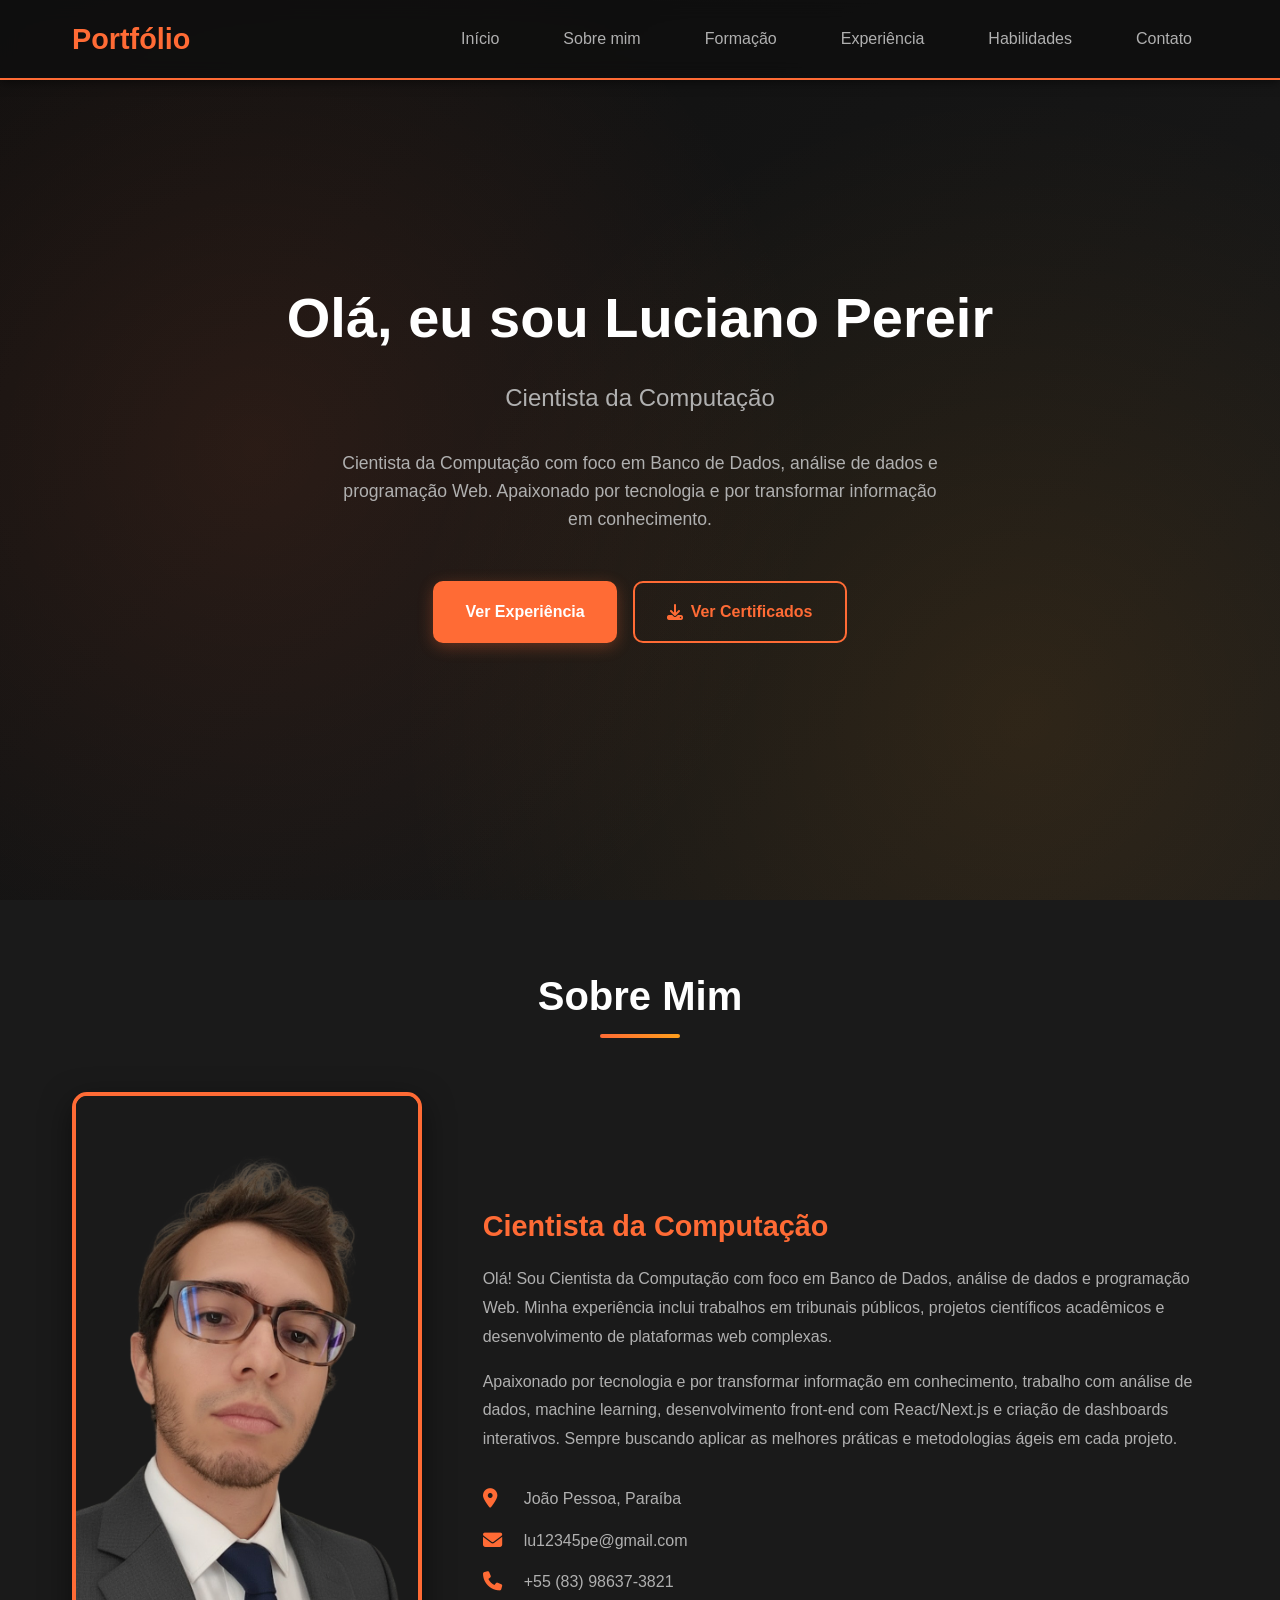
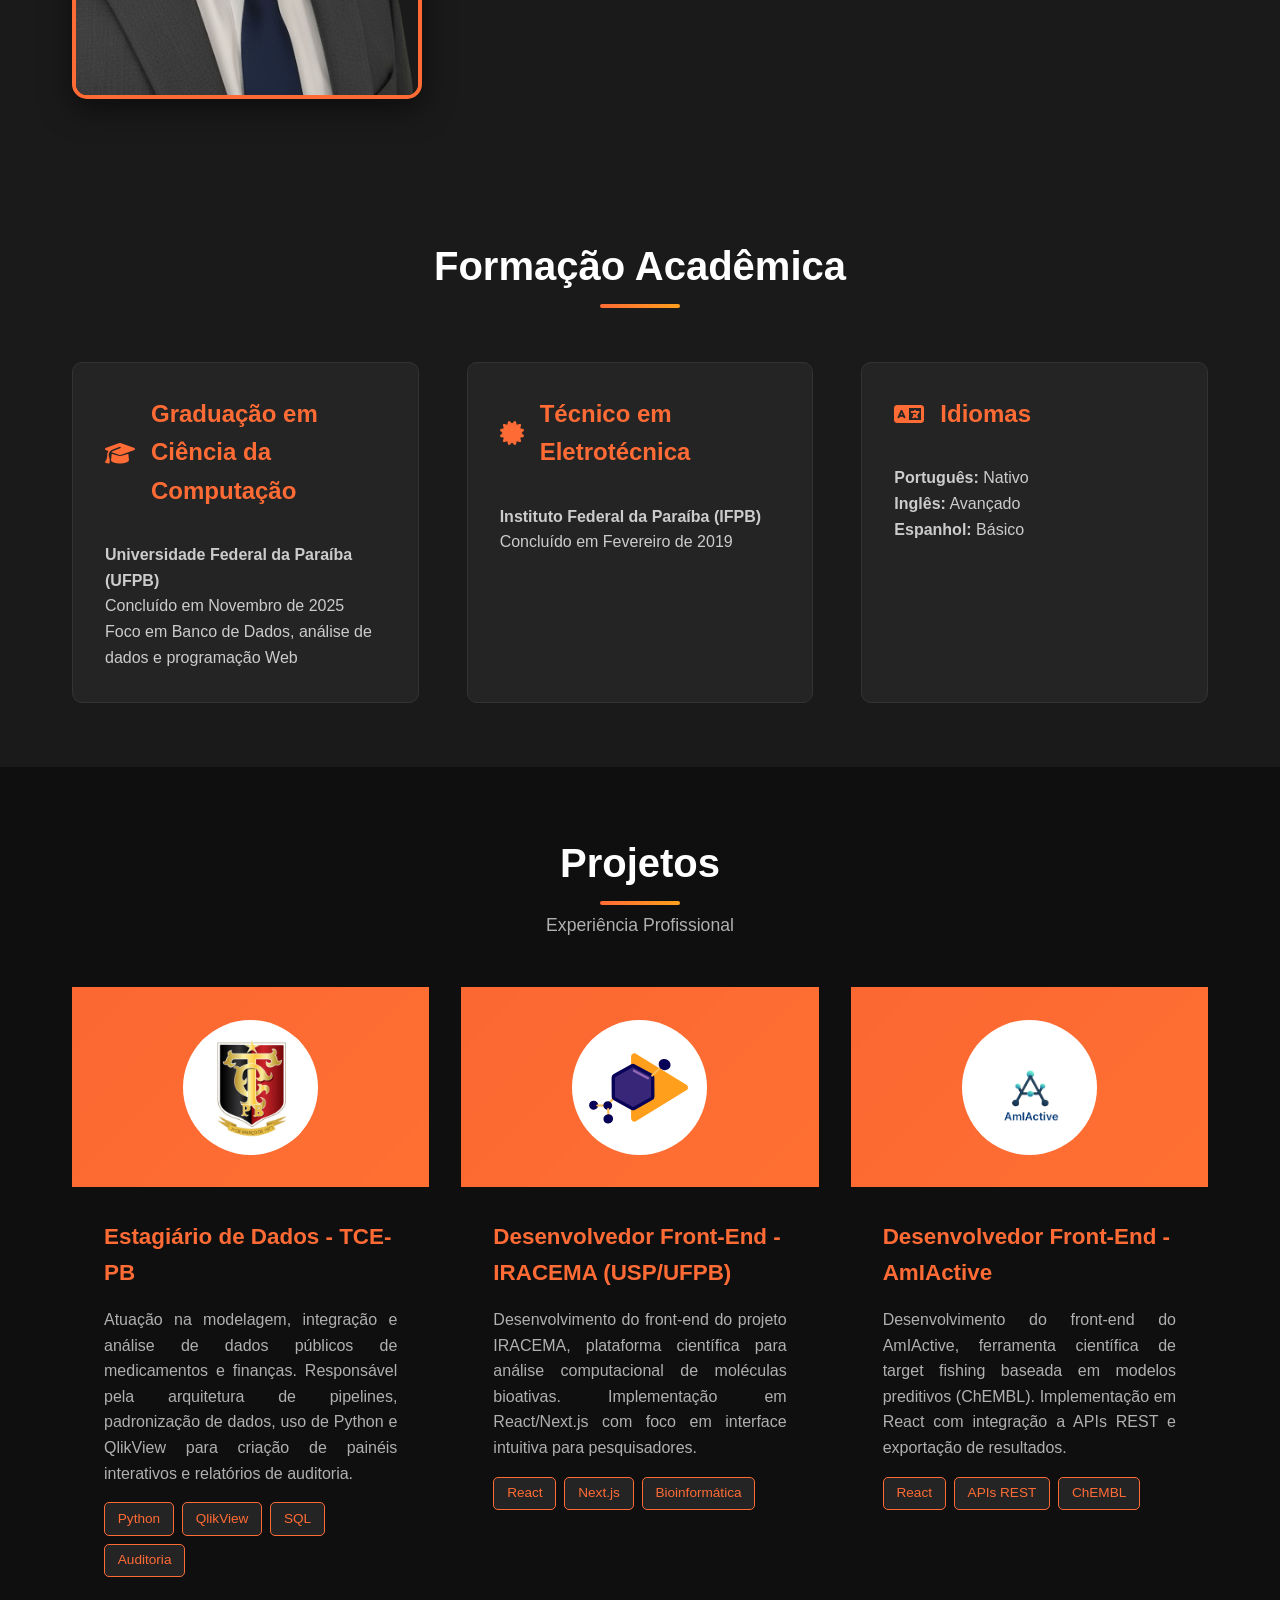
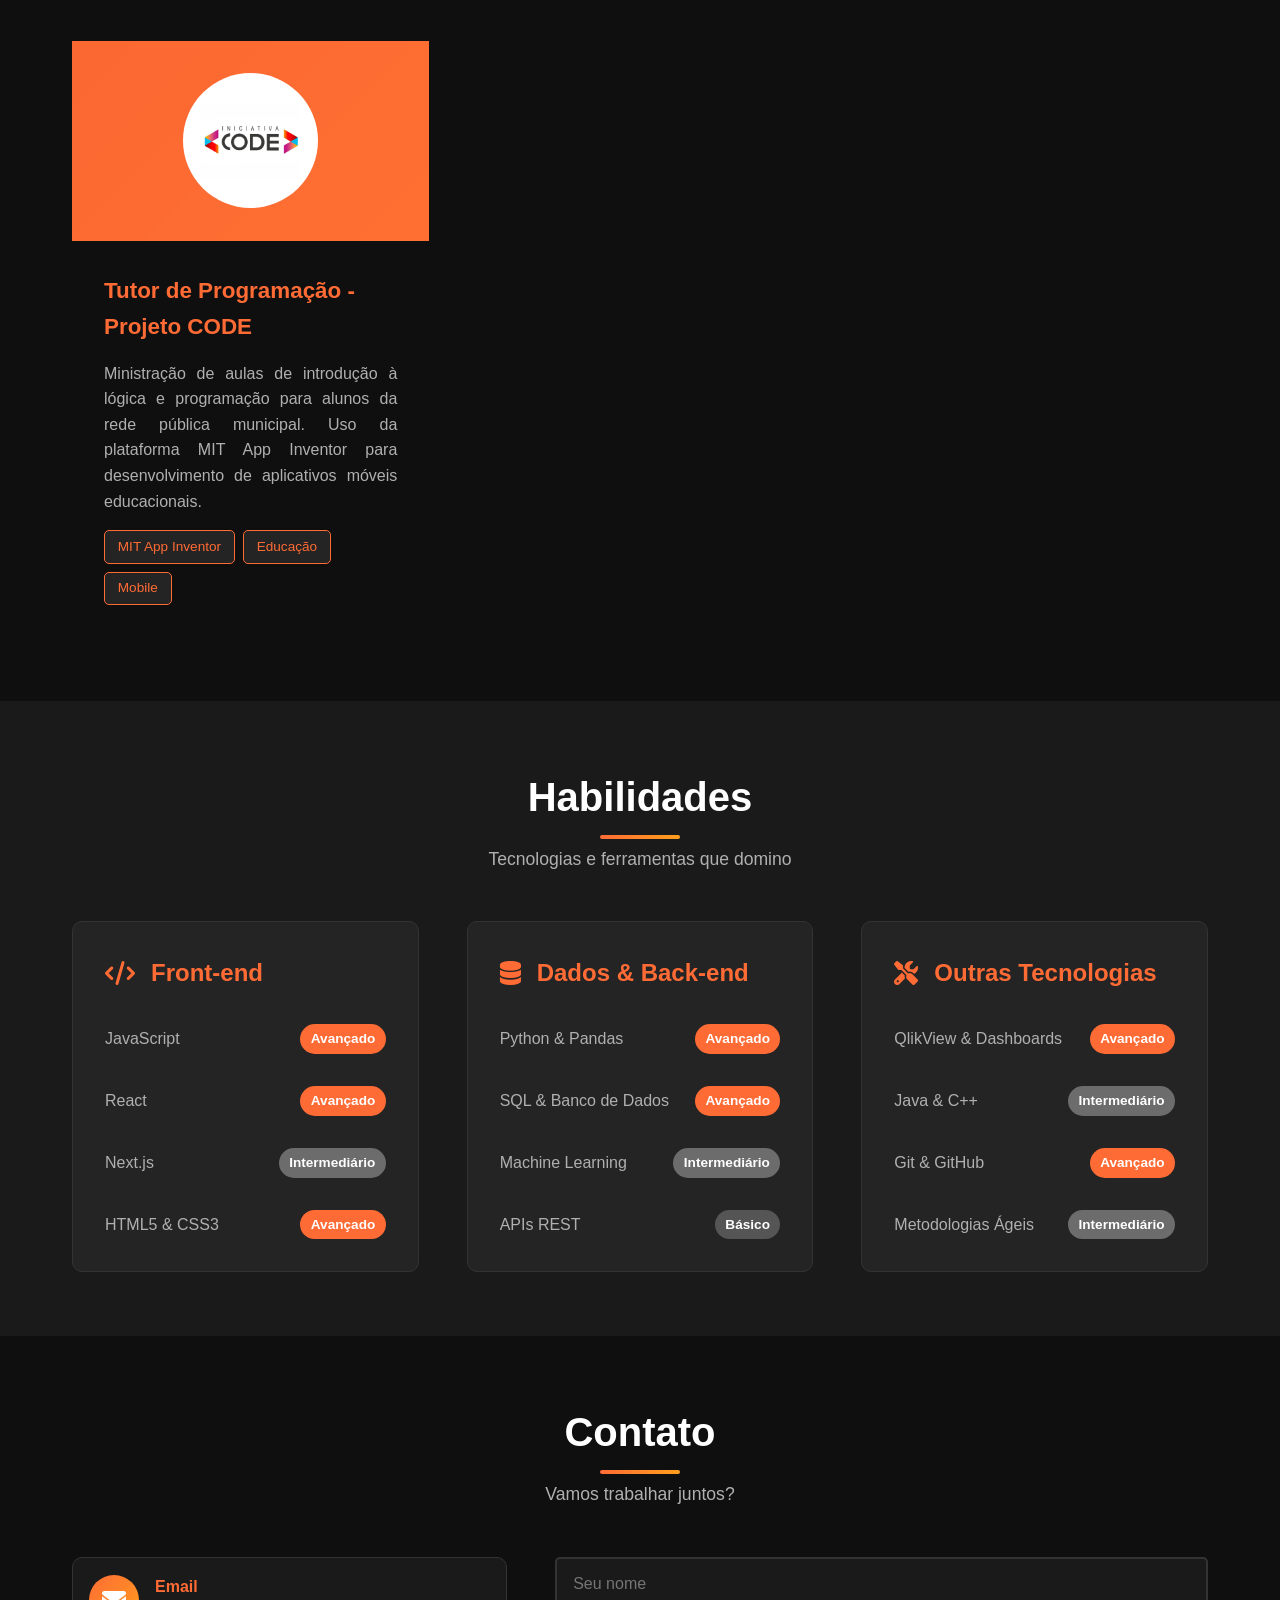
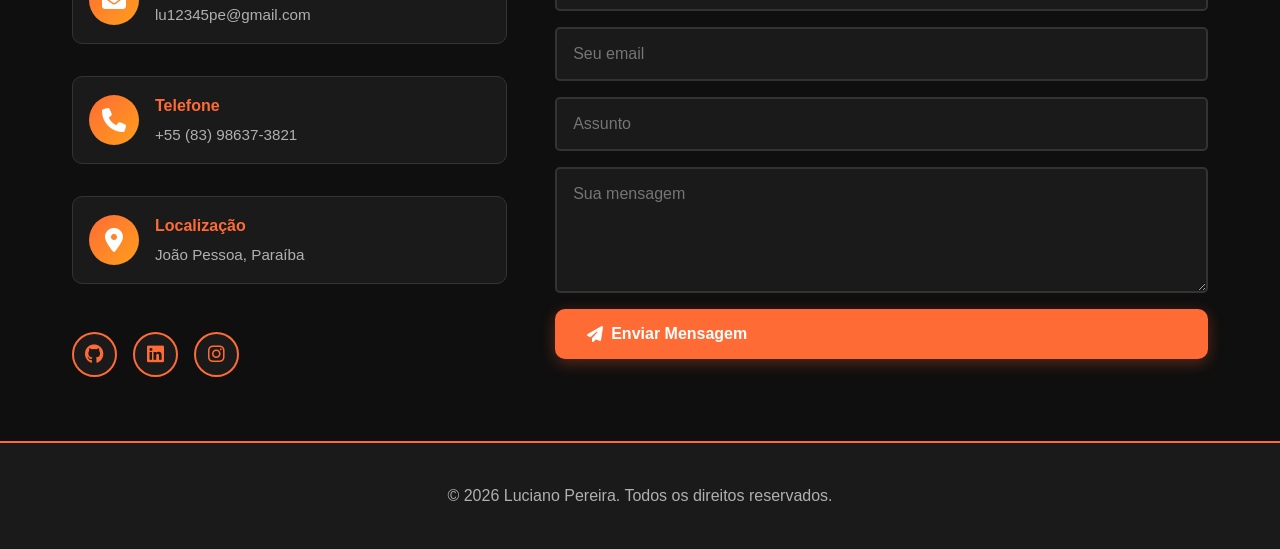
<file: index.html>
<!DOCTYPE html>
<html lang="pt-BR">
<head>
    <meta charset="UTF-8">
    <meta name="viewport" content="width=device-width, initial-scale=1.0">
    <meta name="description" content="Portfólio de Luciano Pereira - Cientista da Computação, Engenheiro de Dados e Desenvolvedor Full Stack (React/Python)">
    <title>Meu Portfólio</title>
    <link rel="stylesheet" href="styles.css">
    <link rel="stylesheet" href="https://cdnjs.cloudflare.com/ajax/libs/font-awesome/6.4.0/css/all.min.css">
</head>
<body>
    <!-- Navigation Menu -->
    <nav class="navbar" id="navbar">
        <div class="container">
            <div class="nav-brand">
                <h2>Portfólio</h2>
            </div>
            <button class="nav-toggle" id="navToggle" aria-label="Toggle navigation">
                <span></span>
                <span></span>
                <span></span>
            </button>
            <ul class="nav-menu" id="navMenu">
                <li><a href="#home" class="nav-link">Início</a></li>
                <li><a href="#about" class="nav-link">Sobre mim</a></li>
                <li><a href="#education" class="nav-link">Formação</a></li>
                <li><a href="#projects" class="nav-link">Experiência</a></li>
                <li><a href="#skills" class="nav-link">Habilidades</a></li>
                <li><a href="#contact" class="nav-link">Contato</a></li>
            </ul>
        </div>
    </nav>

    <!-- Hero Section -->
    <section id="home" class="hero">
        <div class="container">
            <div class="hero-content">
                <h1 class="hero-title">Olá, eu sou <span class="highlight">Luciano Pereira</span></h1>
                <p class="hero-subtitle">Cientista da Computação</p>
                <p class="hero-description">
                    Cientista da Computação com foco em Banco de Dados, análise de dados e programação Web. Apaixonado por tecnologia e por transformar informação em conhecimento.
                </p>
                <div class="hero-buttons">
                    <a href="#projects" class="btn btn-primary">Ver Experiência</a>
                    <a href="https://drive.google.com/drive/folders/1FodU4hORHCp3Y85c7AQtxBA5EXzL_P3j" class="btn btn-secondary" target="_blank" rel="noopener noreferrer">
                        <i class="fas fa-download"></i> Ver Certificados
                    </a>
                </div>
            </div>
        </div>
    </section>

    <!-- About Section -->
    <section id="about" class="about">
        <div class="container">
            <h2 class="section-title">Sobre Mim</h2>
            <div class="about-content">
                <div class="about-image">
                    <img src="assets/foto_eu.png" alt="Foto do Luciano Pereira">
                </div>
                <div class="about-text">
                    <h3>Cientista da Computação</h3>
                    <p>
                        Olá! Sou Cientista da Computação com foco em Banco de Dados, análise de dados e programação Web. 
                        Minha experiência inclui trabalhos em tribunais públicos, projetos científicos acadêmicos e 
                        desenvolvimento de plataformas web complexas.
                    </p>
                    <p>
                        Apaixonado por tecnologia e por transformar informação em conhecimento, trabalho com análise de dados, 
                        machine learning, desenvolvimento front-end com React/Next.js e criação de dashboards interativos. 
                        Sempre buscando aplicar as melhores práticas e metodologias ágeis em cada projeto.
                    </p>
                    <div class="about-info">
                        <div class="info-item">
                            <i class="fas fa-map-marker-alt"></i>
                            <span>João Pessoa, Paraíba</span>
                        </div>
                        <div class="info-item">
                            <i class="fas fa-envelope"></i>
                            <span>lu12345pe@gmail.com</span>
                        </div>
                        <div class="info-item">
                            <i class="fas fa-phone"></i>
                            <span>+55 (83) 98637-3821</span>
                        </div>
                    </div>
                </div>
            </div>
        </div>
    </section>

    <!-- Education Section -->
    <section id="education" class="about" style="background-color: #1a1a1a;">
        <div class="container">
            <h2 class="section-title">Formação Acadêmica</h2>
            <div class="skills-grid">
                <div class="skill-category">
                    <h3><i class="fas fa-graduation-cap"></i> Graduação em Ciência da Computação</h3>
                    <p style="color: #ccc; margin-top: 10px;">
                        <strong>Universidade Federal da Paraíba (UFPB)</strong><br>
                        Concluído em Novembro de 2025<br>
                        Foco em Banco de Dados, análise de dados e programação Web
                    </p>
                </div>
                <div class="skill-category">
                    <h3><i class="fas fa-certificate"></i> Técnico em Eletrotécnica</h3>
                    <p style="color: #ccc; margin-top: 10px;">
                        <strong>Instituto Federal da Paraíba (IFPB)</strong><br>
                        Concluído em Fevereiro de 2019
                    </p>
                </div>
                <div class="skill-category">
                    <h3><i class="fas fa-language"></i> Idiomas</h3>
                    <p style="color: #ccc; margin-top: 10px;">
                        <strong>Português:</strong> Nativo<br>
                        <strong>Inglês:</strong> Avançado<br>
                        <strong>Espanhol:</strong> Básico
                    </p>
                </div>
            </div>
        </div>
    </section>

    <!-- Projects Section -->
    <section id="projects" class="projects">
        <div class="container">
            <h2 class="section-title">Projetos</h2>
            <p class="section-subtitle">Experiência Profissional</p>
            <div class="projects-grid">
                <div class="project-card">
                    <div class="project-image">
                        <div class="project-overlay">
                            <a href="https://github.com/luci18530/Pipeline_Anvisa" target="_blank" class="project-link" aria-label="Ver repositório Pipeline Anvisa" rel="noopener noreferrer">
                                <picture>
                                    <source srcset="assets/logo_TCEPB.webp" type="image/webp">
                                    <img src="assets/logo_TCEPB.png" alt="TCE-PB - Pipeline Anvisa" class="project-logo"/>
                                </picture>
                            </a>
                        </div>
                    </div>
                    <div class="project-content">
                        <h3>Estagiário de Dados - TCE-PB</h3>
                        <p>
                            Atuação na modelagem, integração e análise de dados públicos de medicamentos e finanças. 
                            Responsável pela arquitetura de pipelines, padronização de dados, uso de Python e QlikView 
                            para criação de painéis interativos e relatórios de auditoria.
                        </p>
                        <div class="project-tags">
                            <span class="tag">Python</span>
                            <span class="tag">QlikView</span>
                            <span class="tag">SQL</span>
                            <span class="tag">Auditoria</span>
                        </div>
                    </div>
                </div>

                <div class="project-card">
                    <div class="project-image">
                        <div class="project-overlay">
                            <a href="https://iracema.fcf.usp.br/" target="_blank" class="project-link" aria-label="Visitar IRACEMA" rel="noopener noreferrer">
                                <img src="assets/logo_iracema.svg" alt="IRACEMA" class="project-logo"/>
                            </a>
                        </div>
                    </div>
                    <div class="project-content">
                        <h3>Desenvolvedor Front-End - IRACEMA (USP/UFPB)</h3>
                        <p>
                            Desenvolvimento do front-end do projeto IRACEMA, plataforma científica para análise 
                            computacional de moléculas bioativas. Implementação em React/Next.js com foco em 
                            interface intuitiva para pesquisadores.
                        </p>
                        <div class="project-tags">
                            <span class="tag">React</span>
                            <span class="tag">Next.js</span>
                            <span class="tag">Bioinformática</span>
                        </div>
                    </div>
                </div>

                <div class="project-card">
                    <div class="project-image">
                        <div class="project-overlay">
                            <a href="https://amiactive.ccen.ufpb.br/" target="_blank" class="project-link" aria-label="Visitar AmIActive" rel="noopener noreferrer">
                                <picture>
                                    <source srcset="assets/logo_amiactive.webp" type="image/webp">
                                    <img src="assets/logo_amiactive.png" alt="AmIActive" class="project-logo"/>
                                </picture>
                            </a>
                        </div>
                    </div>
                    <div class="project-content">
                        <h3>Desenvolvedor Front-End - AmIActive</h3>
                        <p>
                            Desenvolvimento do front-end do AmIActive, ferramenta científica de target fishing 
                            baseada em modelos preditivos (ChEMBL). Implementação em React com integração a APIs 
                            REST e exportação de resultados.
                        </p>
                        <div class="project-tags">
                            <span class="tag">React</span>
                            <span class="tag">APIs REST</span>
                            <span class="tag">ChEMBL</span>
                        </div>
                    </div>
                </div>

                <div class="project-card">
                    <div class="project-image">
                        <div class="project-overlay">
                            <a href="https://funetec.org.br/code/resultado-inscricao-tutor" target="_blank" class="project-link" aria-label="Visitar Projeto CODE" rel="noopener noreferrer">
                                <picture>
                                    <source srcset="assets/logo_code.webp" type="image/webp">
                                    <img src="assets/logo_code.png" alt="Projeto CODE" class="project-logo"/>
                                </picture>
                            </a>
                        </div>
                    </div>
                    <div class="project-content">
                        <h3>Tutor de Programação - Projeto CODE</h3>
                        <p>
                            Ministração de aulas de introdução à lógica e programação para alunos da rede pública 
                            municipal. Uso da plataforma MIT App Inventor para desenvolvimento de aplicativos 
                            móveis educacionais.
                        </p>
                        <div class="project-tags">
                            <span class="tag">MIT App Inventor</span>
                            <span class="tag">Educação</span>
                            <span class="tag">Mobile</span>
                        </div>
                    </div>
                </div>
            </div>
        </div>
    </section>

    <!-- Skills Section -->
    <section id="skills" class="skills">
        <div class="container">
            <h2 class="section-title">Habilidades</h2>
            <p class="section-subtitle">Tecnologias e ferramentas que domino</p>
            <div class="skills-grid">
                <div class="skill-category">
                    <h3><i class="fas fa-code"></i> Front-end</h3>
                    <div class="skill-items">
                        <div class="skill-item">
                            <div class="skill-name">JavaScript</div>
                            <div class="skill-level"><span class="level advanced">Avançado</span></div>
                        </div>
                        <div class="skill-item">
                            <div class="skill-name">React</div>
                            <div class="skill-level"><span class="level advanced">Avançado</span></div>
                        </div>
                        <div class="skill-item">
                            <div class="skill-name">Next.js</div>
                            <div class="skill-level"><span class="level intermediate">Intermediário</span></div>
                        </div>
                        <div class="skill-item">
                            <div class="skill-name">HTML5 & CSS3</div>
                            <div class="skill-level"><span class="level advanced">Avançado</span></div>
                        </div>
                    </div>
                </div>

                <div class="skill-category">
                    <h3><i class="fas fa-database"></i> Dados & Back-end</h3>
                    <div class="skill-items">
                        <div class="skill-item">
                            <div class="skill-name">Python & Pandas</div>
                            <div class="skill-level"><span class="level advanced">Avançado</span></div>
                        </div>
                        <div class="skill-item">
                            <div class="skill-name">SQL & Banco de Dados</div>
                            <div class="skill-level"><span class="level advanced">Avançado</span></div>
                        </div>
                        <div class="skill-item">
                            <div class="skill-name">Machine Learning</div>
                            <div class="skill-level"><span class="level intermediate">Intermediário</span></div>
                        </div>
                        <div class="skill-item">
                            <div class="skill-name">APIs REST</div>
                            <div class="skill-level"><span class="level basic">Básico</span></div>
                        </div>
                    </div>
                </div>

                <div class="skill-category">
                    <h3><i class="fas fa-tools"></i> Outras Tecnologias</h3>
                    <div class="skill-items">
                        <div class="skill-item">
                            <div class="skill-name">QlikView & Dashboards</div>
                            <div class="skill-level"><span class="level advanced">Avançado</span></div>
                        </div>
                        <div class="skill-item">
                            <div class="skill-name">Java & C++</div>
                            <div class="skill-level"><span class="level intermediate">Intermediário</span></div>
                        </div>
                        <div class="skill-item">
                            <div class="skill-name">Git & GitHub</div>
                            <div class="skill-level"><span class="level advanced">Avançado</span></div>
                        </div>
                        <div class="skill-item">
                            <div class="skill-name">Metodologias Ágeis</div>
                            <div class="skill-level"><span class="level intermediate">Intermediário</span></div>
                        </div>
                    </div>
                </div>
            </div>
        </div>
    </section>

    <!-- Contact Section -->
    <section id="contact" class="contact">
        <div class="container">
            <h2 class="section-title">Contato</h2>
            <p class="section-subtitle">Vamos trabalhar juntos?</p>
            <div class="contact-content">
                <div class="contact-info">
                    <div class="contact-item">
                        <div class="contact-icon">
                            <i class="fas fa-envelope"></i>
                        </div>
                        <div class="contact-details">
                            <h4>Email</h4>
                            <p>lu12345pe@gmail.com</p>
                        </div>
                    </div>
                    <div class="contact-item">
                        <div class="contact-icon">
                            <i class="fas fa-phone"></i>
                        </div>
                        <div class="contact-details">
                            <h4>Telefone</h4>
                            <p>+55 (83) 98637-3821</p>
                        </div>
                    </div>
                    <div class="contact-item">
                        <div class="contact-icon">
                            <i class="fas fa-map-marker-alt"></i>
                        </div>
                        <div class="contact-details">
                            <h4>Localização</h4>
                            <p>João Pessoa, Paraíba</p>
                        </div>
                    </div>
                    <div class="social-links">
                        <a href="https://github.com/luci18530" target="_blank" aria-label="GitHub" rel="noopener noreferrer">
                            <i class="fab fa-github"></i>
                        </a>
                        <a href="https://linkedin.com/in/lucipere" target="_blank" aria-label="LinkedIn" rel="noopener noreferrer">
                            <i class="fab fa-linkedin"></i>
                        </a>
                        <a href="https://instagram.com/lupeol.py" target="_blank" aria-label="Instagram" rel="noopener noreferrer">
                            <i class="fab fa-instagram"></i>
                        </a>
                    </div>
                </div>
                <form class="contact-form" id="contactForm" action="https://formspree.io/f/mnnwvggv" method="POST">
                    <div class="form-group">
                        <input type="text" id="name" name="name" placeholder="Seu nome" required>
                    </div>
                    <div class="form-group">
                        <input type="email" id="email" name="email" placeholder="Seu email" required>
                    </div>
                    <div class="form-group">
                        <input type="text" id="subject" name="subject" placeholder="Assunto" required>
                    </div>
                    <div class="form-group">
                        <textarea id="message" name="message" rows="5" placeholder="Sua mensagem" required></textarea>
                    </div>
                    <button type="submit" class="btn btn-primary">
                        <i class="fas fa-paper-plane"></i> Enviar Mensagem
                    </button>
                </form>
            </div>
        </div>
    </section>

    <!-- Footer -->
    <footer class="footer">
            <div class="container">
            <p>&copy; <span id="currentYear">2024</span> Luciano Pereira. Todos os direitos reservados.</p>
        </div>
    </footer>

    <!-- Back to Top Button -->
    <button id="backToTop" class="back-to-top" aria-label="Voltar ao topo">
        <i class="fas fa-arrow-up"></i>
    </button>

    <script src="script.js"></script>
</body>
</html>
</file>
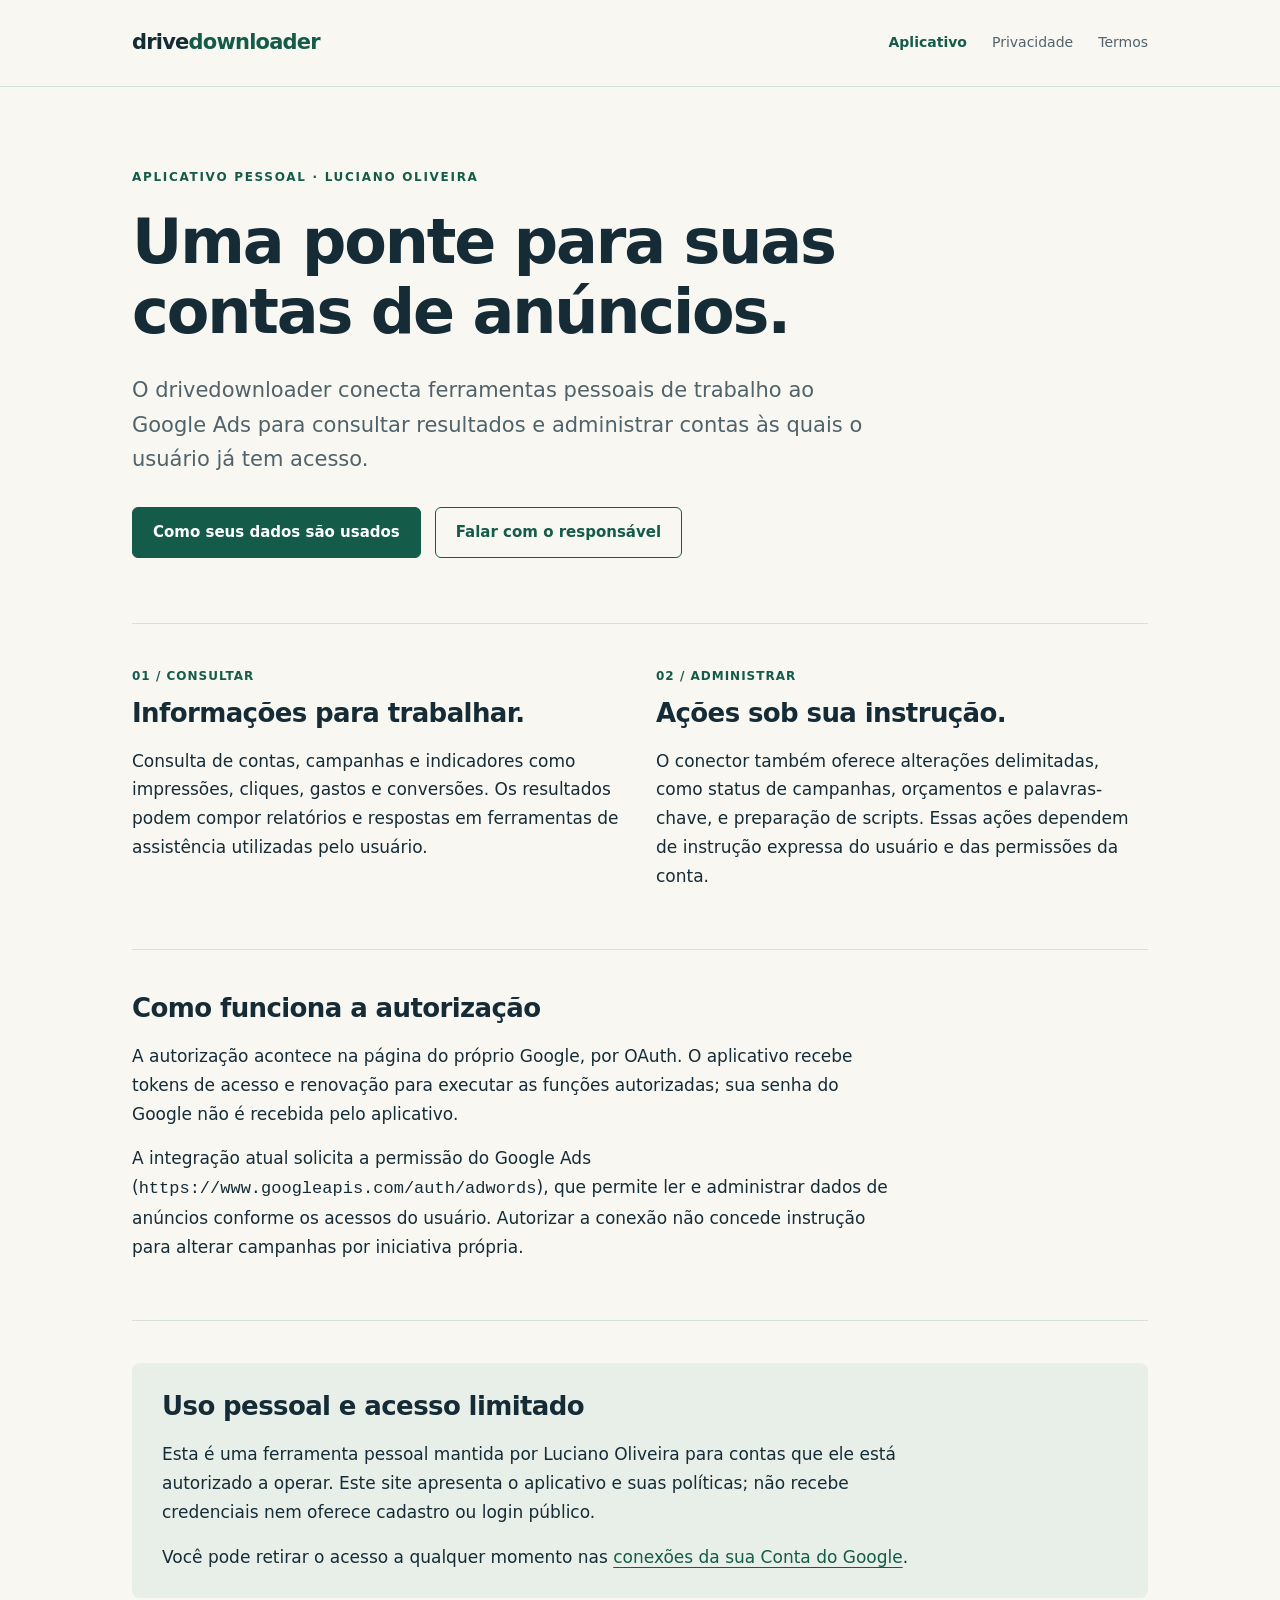
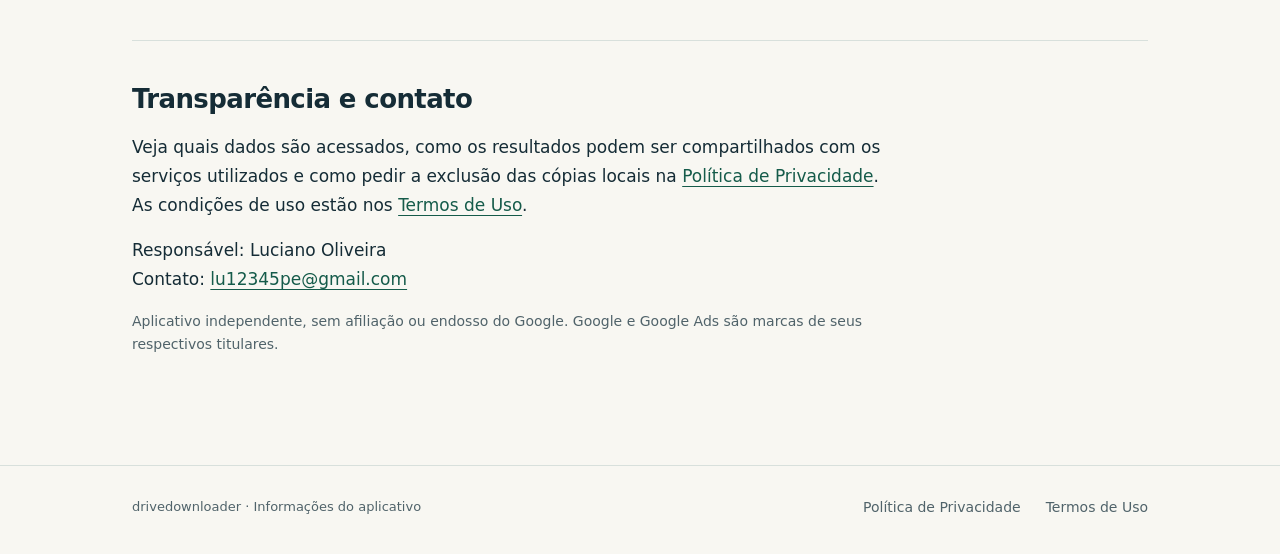
<file: drivedownloader/index.html>
<!doctype html>
<html lang="pt-BR"><head><meta charset="utf-8"><meta name="viewport" content="width=device-width,initial-scale=1"><meta name="description" content="Informações sobre o drivedownloader, aplicativo pessoal de Luciano Oliveira para consultar e administrar contas autorizadas do Google Ads."><title>drivedownloader — Informações do aplicativo</title><link rel="stylesheet" href="style.css"></head>
<body><a class="skip" href="#conteudo">Pular para o conteúdo</a><header><div class="wrap header"><a class="brand" href="./">drive<span>downloader</span></a><nav aria-label="Principal"><a href="./" aria-current="page">Aplicativo</a><a href="privacidade.html">Privacidade</a><a href="termos.html">Termos</a></nav></div></header>
<main id="conteudo" class="wrap"><section class="hero"><p class="eyebrow">Aplicativo pessoal · Luciano Oliveira</p><h1>Uma ponte para suas<br>contas de anúncios.</h1><p class="lead">O drivedownloader conecta ferramentas pessoais de trabalho ao Google Ads para consultar resultados e administrar contas às quais o usuário já tem acesso.</p><div class="actions"><a class="button" href="privacidade.html">Como seus dados são usados</a><a class="button secondary" href="mailto:lu12345pe@gmail.com">Falar com o responsável</a></div></section>
<section class="section"><div class="grid"><div><span class="number">01 / CONSULTAR</span><h2>Informações para trabalhar.</h2><p>Consulta de contas, campanhas e indicadores como impressões, cliques, gastos e conversões. Os resultados podem compor relatórios e respostas em ferramentas de assistência utilizadas pelo usuário.</p></div><div><span class="number">02 / ADMINISTRAR</span><h2>Ações sob sua instrução.</h2><p>O conector também oferece alterações delimitadas, como status de campanhas, orçamentos e palavras-chave, e preparação de scripts. Essas ações dependem de instrução expressa do usuário e das permissões da conta.</p></div></div></section>
<section class="section"><h2>Como funciona a autorização</h2><p>A autorização acontece na página do próprio Google, por OAuth. O aplicativo recebe tokens de acesso e renovação para executar as funções autorizadas; sua senha do Google não é recebida pelo aplicativo.</p><p>A integração atual solicita a permissão do Google Ads (<code>https://www.googleapis.com/auth/adwords</code>), que permite ler e administrar dados de anúncios conforme os acessos do usuário. Autorizar a conexão não concede instrução para alterar campanhas por iniciativa própria.</p></section>
<section class="section"><div class="note"><h2>Uso pessoal e acesso limitado</h2><p>Esta é uma ferramenta pessoal mantida por Luciano Oliveira para contas que ele está autorizado a operar. Este site apresenta o aplicativo e suas políticas; não recebe credenciais nem oferece cadastro ou login público.</p><p>Você pode retirar o acesso a qualquer momento nas <a href="https://myaccount.google.com/connections">conexões da sua Conta do Google</a>.</p></div></section>
<section class="section"><h2>Transparência e contato</h2><p>Veja quais dados são acessados, como os resultados podem ser compartilhados com os serviços utilizados e como pedir a exclusão das cópias locais na <a href="privacidade.html">Política de Privacidade</a>. As condições de uso estão nos <a href="termos.html">Termos de Uso</a>.</p><p class="contact">Responsável: Luciano Oliveira<br>Contato: <a href="mailto:lu12345pe@gmail.com">lu12345pe@gmail.com</a></p><p class="meta">Aplicativo independente, sem afiliação ou endosso do Google. Google e Google Ads são marcas de seus respectivos titulares.</p></section></main>
<footer><div class="wrap footer"><p>drivedownloader · Informações do aplicativo</p><nav aria-label="Rodapé"><a href="privacidade.html">Política de Privacidade</a><a href="termos.html">Termos de Uso</a></nav></div></footer></body></html>
</file>
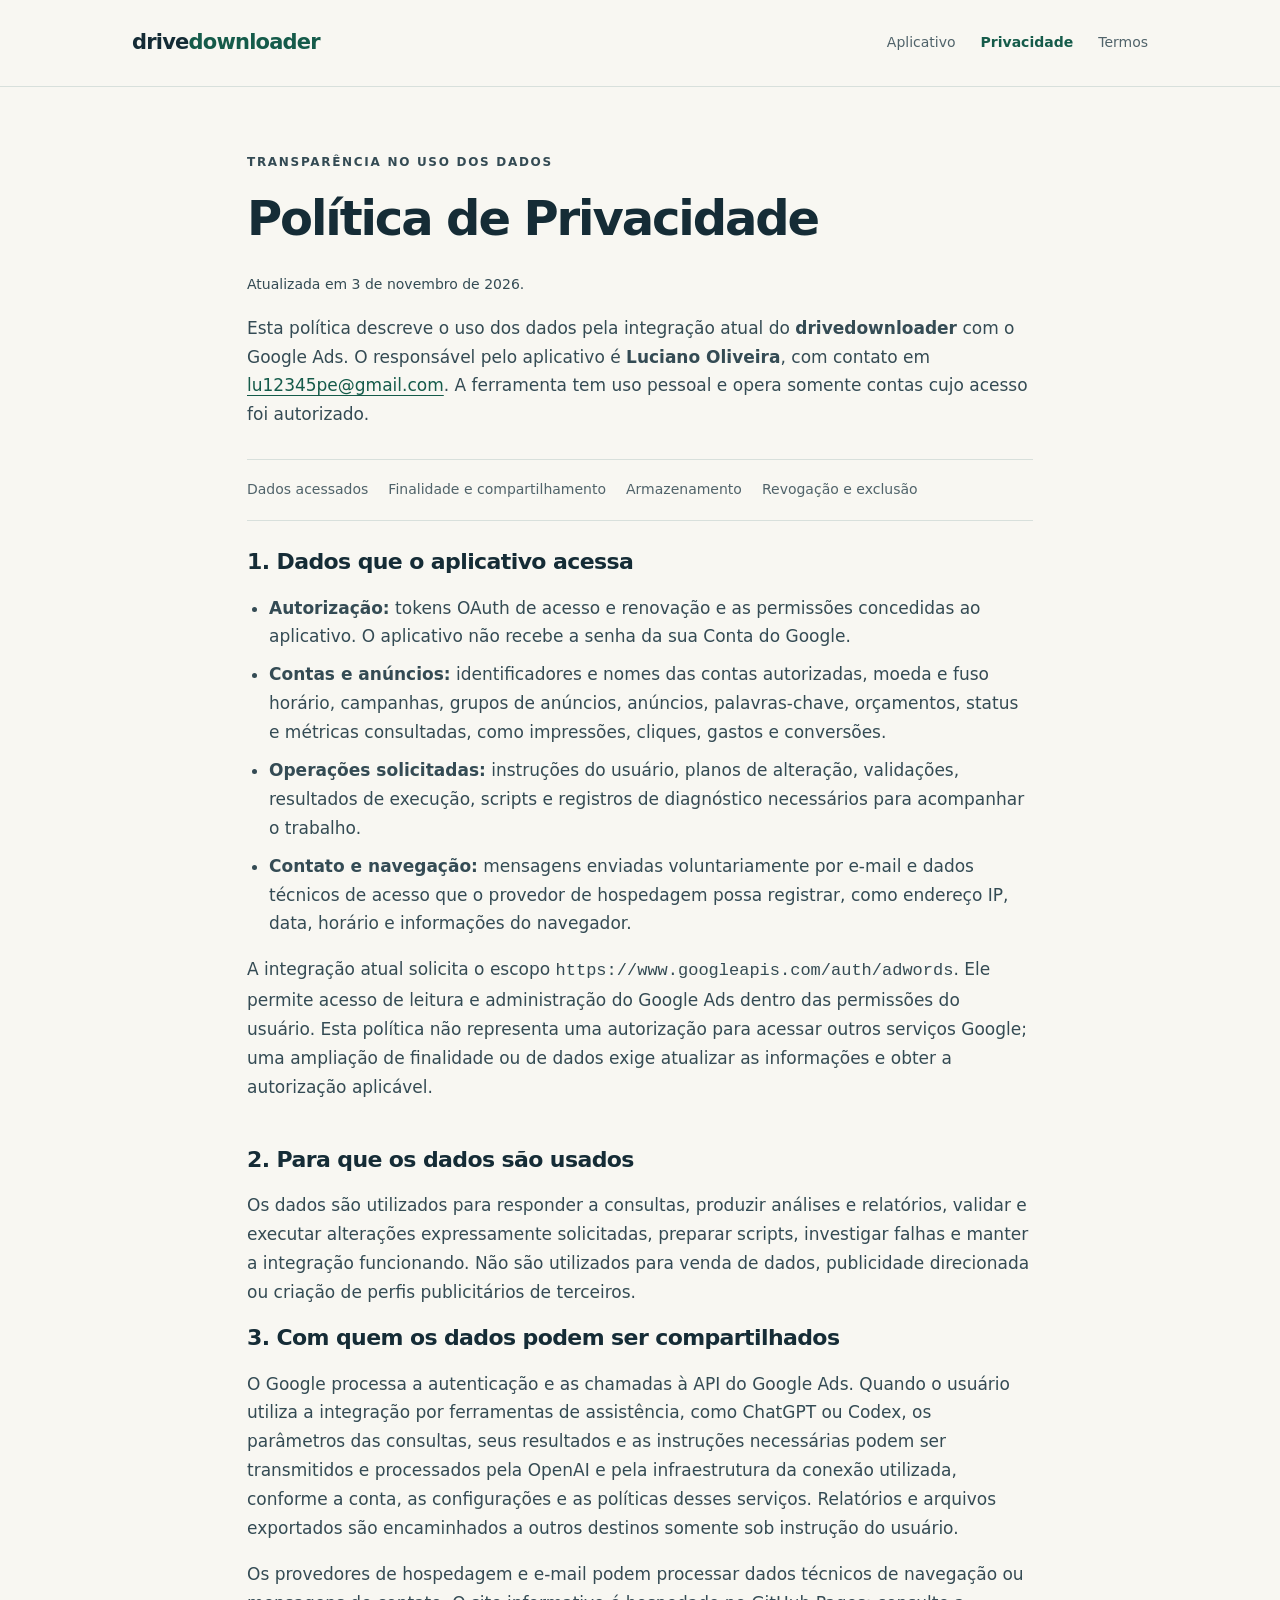
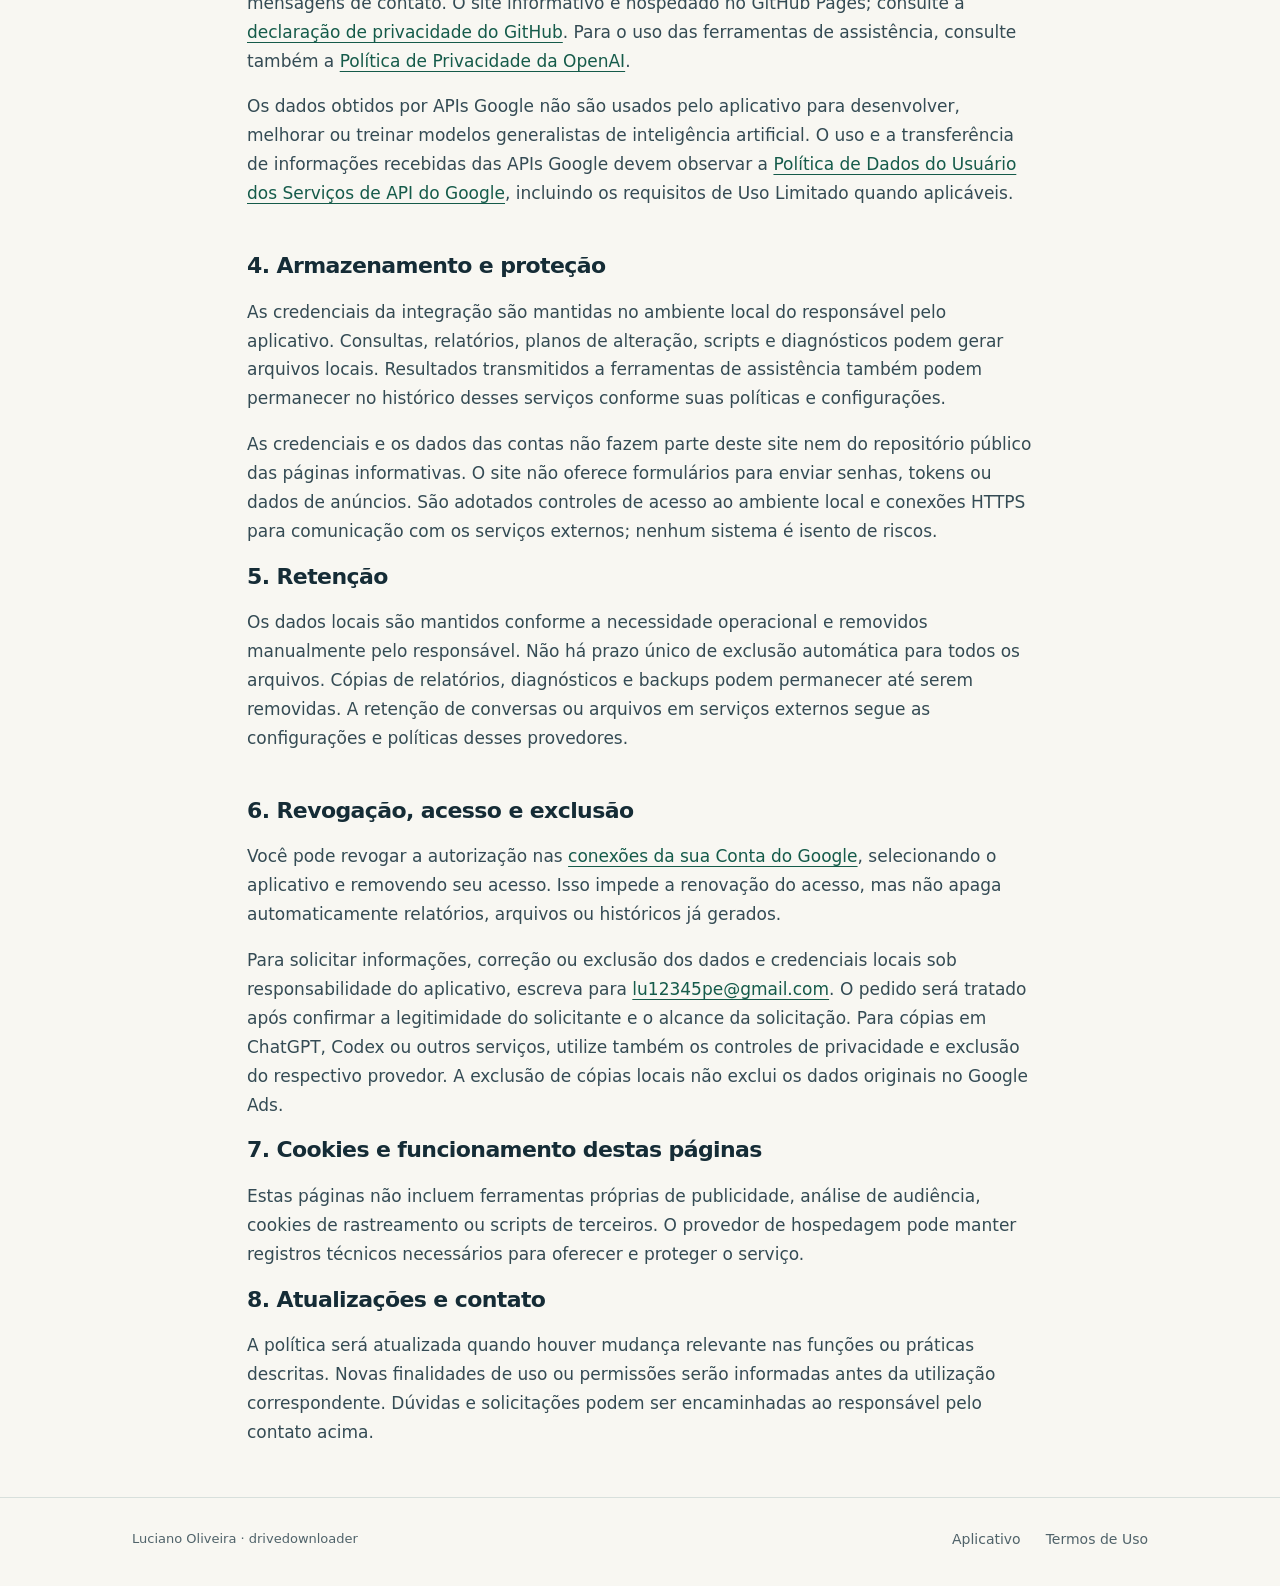
<file: drivedownloader/privacidade.html>
<!doctype html>
<html lang="pt-BR"><head><meta charset="utf-8"><meta name="viewport" content="width=device-width,initial-scale=1"><meta name="description" content="Como o drivedownloader acessa, utiliza, armazena e compartilha dados do Google Ads e como revogar o acesso ou solicitar exclusão."><title>Política de Privacidade — drivedownloader</title><link rel="stylesheet" href="style.css"></head><body><a class="skip" href="#conteudo">Pular para o conteúdo</a><header><div class="wrap header"><a class="brand" href="./">drive<span>downloader</span></a><nav aria-label="Principal"><a href="./">Aplicativo</a><a href="privacidade.html" aria-current="page">Privacidade</a><a href="termos.html">Termos</a></nav></div></header>
<main class="wrap legal" id="conteudo"><p class="eyebrow">Transparência no uso dos dados</p><h1>Política de Privacidade</h1><p class="meta">Atualizada em 3 de novembro de 2026.</p><p>Esta política descreve o uso dos dados pela integração atual do <strong>drivedownloader</strong> com o Google Ads. O responsável pelo aplicativo é <strong>Luciano Oliveira</strong>, com contato em <a class="contact" href="mailto:lu12345pe@gmail.com">lu12345pe@gmail.com</a>. A ferramenta tem uso pessoal e opera somente contas cujo acesso foi autorizado.</p><nav class="toc" aria-label="Nesta página"><a href="#dados">Dados acessados</a><a href="#uso">Finalidade e compartilhamento</a><a href="#armazenamento">Armazenamento</a><a href="#controle">Revogação e exclusão</a></nav>
<section id="dados"><h2>1. Dados que o aplicativo acessa</h2><ul><li><strong>Autorização:</strong> tokens OAuth de acesso e renovação e as permissões concedidas ao aplicativo. O aplicativo não recebe a senha da sua Conta do Google.</li><li><strong>Contas e anúncios:</strong> identificadores e nomes das contas autorizadas, moeda e fuso horário, campanhas, grupos de anúncios, anúncios, palavras-chave, orçamentos, status e métricas consultadas, como impressões, cliques, gastos e conversões.</li><li><strong>Operações solicitadas:</strong> instruções do usuário, planos de alteração, validações, resultados de execução, scripts e registros de diagnóstico necessários para acompanhar o trabalho.</li><li><strong>Contato e navegação:</strong> mensagens enviadas voluntariamente por e-mail e dados técnicos de acesso que o provedor de hospedagem possa registrar, como endereço IP, data, horário e informações do navegador.</li></ul><p>A integração atual solicita o escopo <code>https://www.googleapis.com/auth/adwords</code>. Ele permite acesso de leitura e administração do Google Ads dentro das permissões do usuário. Esta política não representa uma autorização para acessar outros serviços Google; uma ampliação de finalidade ou de dados exige atualizar as informações e obter a autorização aplicável.</p></section>
<section id="uso"><h2>2. Para que os dados são usados</h2><p>Os dados são utilizados para responder a consultas, produzir análises e relatórios, validar e executar alterações expressamente solicitadas, preparar scripts, investigar falhas e manter a integração funcionando. Não são utilizados para venda de dados, publicidade direcionada ou criação de perfis publicitários de terceiros.</p><h2>3. Com quem os dados podem ser compartilhados</h2><p>O Google processa a autenticação e as chamadas à API do Google Ads. Quando o usuário utiliza a integração por ferramentas de assistência, como ChatGPT ou Codex, os parâmetros das consultas, seus resultados e as instruções necessárias podem ser transmitidos e processados pela OpenAI e pela infraestrutura da conexão utilizada, conforme a conta, as configurações e as políticas desses serviços. Relatórios e arquivos exportados são encaminhados a outros destinos somente sob instrução do usuário.</p><p>Os provedores de hospedagem e e-mail podem processar dados técnicos de navegação ou mensagens de contato. O site informativo é hospedado no GitHub Pages; consulte a <a href="https://docs.github.com/en/site-policy/privacy-policies/github-general-privacy-statement">declaração de privacidade do GitHub</a>. Para o uso das ferramentas de assistência, consulte também a <a href="https://openai.com/policies/privacy-policy/">Política de Privacidade da OpenAI</a>.</p><p>Os dados obtidos por APIs Google não são usados pelo aplicativo para desenvolver, melhorar ou treinar modelos generalistas de inteligência artificial. O uso e a transferência de informações recebidas das APIs Google devem observar a <a href="https://developers.google.com/terms/api-services-user-data-policy">Política de Dados do Usuário dos Serviços de API do Google</a>, incluindo os requisitos de Uso Limitado quando aplicáveis.</p></section>
<section id="armazenamento"><h2>4. Armazenamento e proteção</h2><p>As credenciais da integração são mantidas no ambiente local do responsável pelo aplicativo. Consultas, relatórios, planos de alteração, scripts e diagnósticos podem gerar arquivos locais. Resultados transmitidos a ferramentas de assistência também podem permanecer no histórico desses serviços conforme suas políticas e configurações.</p><p>As credenciais e os dados das contas não fazem parte deste site nem do repositório público das páginas informativas. O site não oferece formulários para enviar senhas, tokens ou dados de anúncios. São adotados controles de acesso ao ambiente local e conexões HTTPS para comunicação com os serviços externos; nenhum sistema é isento de riscos.</p><h2>5. Retenção</h2><p>Os dados locais são mantidos conforme a necessidade operacional e removidos manualmente pelo responsável. Não há prazo único de exclusão automática para todos os arquivos. Cópias de relatórios, diagnósticos e backups podem permanecer até serem removidas. A retenção de conversas ou arquivos em serviços externos segue as configurações e políticas desses provedores.</p></section>
<section id="controle"><h2>6. Revogação, acesso e exclusão</h2><p>Você pode revogar a autorização nas <a href="https://myaccount.google.com/connections">conexões da sua Conta do Google</a>, selecionando o aplicativo e removendo seu acesso. Isso impede a renovação do acesso, mas não apaga automaticamente relatórios, arquivos ou históricos já gerados.</p><p>Para solicitar informações, correção ou exclusão dos dados e credenciais locais sob responsabilidade do aplicativo, escreva para <a href="mailto:lu12345pe@gmail.com">lu12345pe@gmail.com</a>. O pedido será tratado após confirmar a legitimidade do solicitante e o alcance da solicitação. Para cópias em ChatGPT, Codex ou outros serviços, utilize também os controles de privacidade e exclusão do respectivo provedor. A exclusão de cópias locais não exclui os dados originais no Google Ads.</p><h2>7. Cookies e funcionamento destas páginas</h2><p>Estas páginas não incluem ferramentas próprias de publicidade, análise de audiência, cookies de rastreamento ou scripts de terceiros. O provedor de hospedagem pode manter registros técnicos necessários para oferecer e proteger o serviço.</p><h2>8. Atualizações e contato</h2><p>A política será atualizada quando houver mudança relevante nas funções ou práticas descritas. Novas finalidades de uso ou permissões serão informadas antes da utilização correspondente. Dúvidas e solicitações podem ser encaminhadas ao responsável pelo contato acima.</p></section></main><footer><div class="wrap footer"><p>Luciano Oliveira · drivedownloader</p><nav aria-label="Rodapé"><a href="./">Aplicativo</a><a href="termos.html">Termos de Uso</a></nav></div></footer></body></html>
</file>
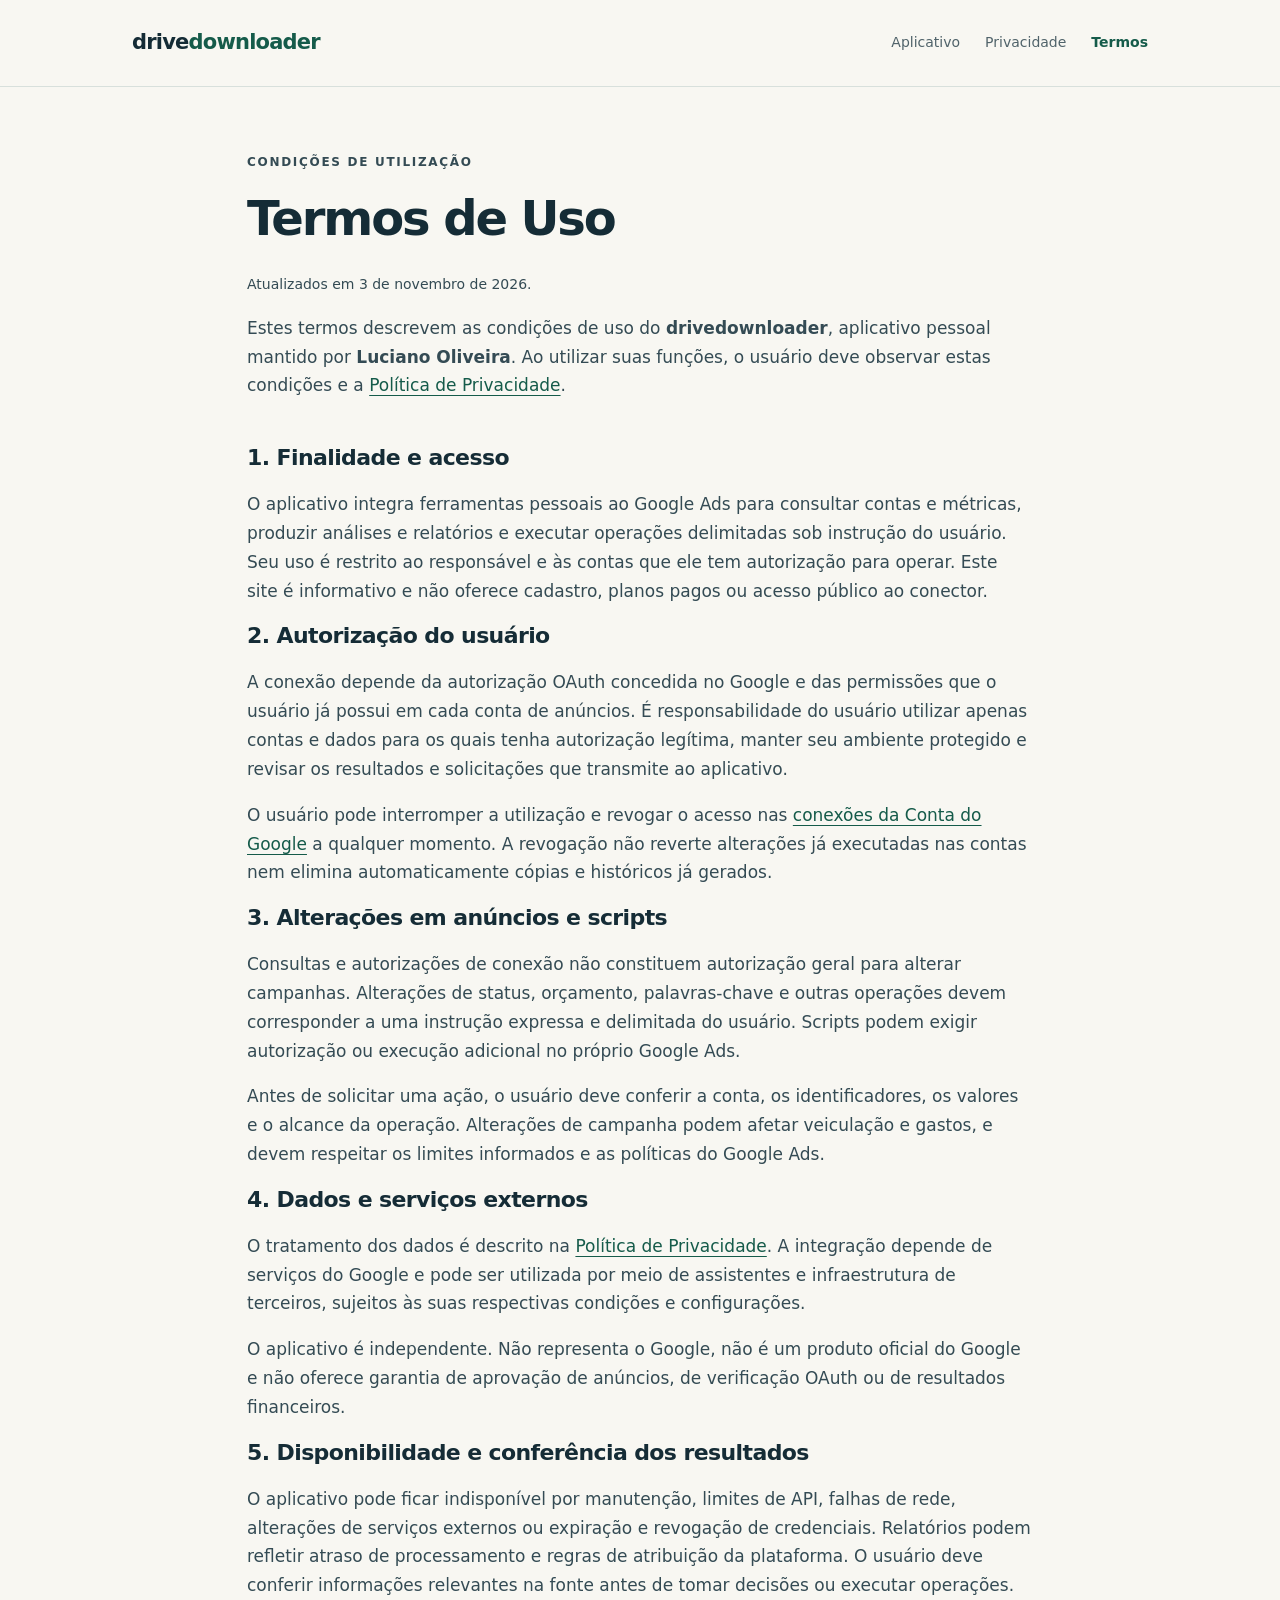
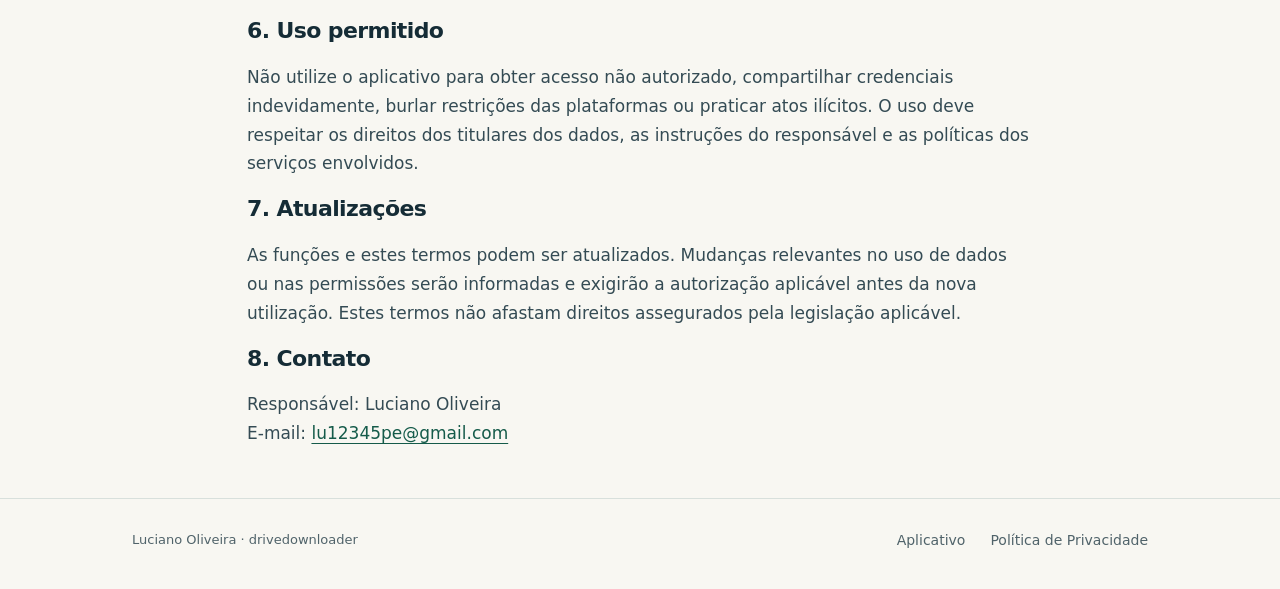
<file: drivedownloader/termos.html>
<!doctype html>
<html lang="pt-BR"><head><meta charset="utf-8"><meta name="viewport" content="width=device-width,initial-scale=1"><meta name="description" content="Condições de uso pessoal e autorizado do drivedownloader e de sua integração com o Google Ads."><title>Termos de Uso — drivedownloader</title><link rel="stylesheet" href="style.css"></head><body><a class="skip" href="#conteudo">Pular para o conteúdo</a><header><div class="wrap header"><a class="brand" href="./">drive<span>downloader</span></a><nav aria-label="Principal"><a href="./">Aplicativo</a><a href="privacidade.html">Privacidade</a><a href="termos.html" aria-current="page">Termos</a></nav></div></header>
<main class="wrap legal" id="conteudo"><p class="eyebrow">Condições de utilização</p><h1>Termos de Uso</h1><p class="meta">Atualizados em 3 de novembro de 2026.</p><p>Estes termos descrevem as condições de uso do <strong>drivedownloader</strong>, aplicativo pessoal mantido por <strong>Luciano Oliveira</strong>. Ao utilizar suas funções, o usuário deve observar estas condições e a <a href="privacidade.html">Política de Privacidade</a>.</p>
<section><h2>1. Finalidade e acesso</h2><p>O aplicativo integra ferramentas pessoais ao Google Ads para consultar contas e métricas, produzir análises e relatórios e executar operações delimitadas sob instrução do usuário. Seu uso é restrito ao responsável e às contas que ele tem autorização para operar. Este site é informativo e não oferece cadastro, planos pagos ou acesso público ao conector.</p><h2>2. Autorização do usuário</h2><p>A conexão depende da autorização OAuth concedida no Google e das permissões que o usuário já possui em cada conta de anúncios. É responsabilidade do usuário utilizar apenas contas e dados para os quais tenha autorização legítima, manter seu ambiente protegido e revisar os resultados e solicitações que transmite ao aplicativo.</p><p>O usuário pode interromper a utilização e revogar o acesso nas <a href="https://myaccount.google.com/connections">conexões da Conta do Google</a> a qualquer momento. A revogação não reverte alterações já executadas nas contas nem elimina automaticamente cópias e históricos já gerados.</p><h2>3. Alterações em anúncios e scripts</h2><p>Consultas e autorizações de conexão não constituem autorização geral para alterar campanhas. Alterações de status, orçamento, palavras-chave e outras operações devem corresponder a uma instrução expressa e delimitada do usuário. Scripts podem exigir autorização ou execução adicional no próprio Google Ads.</p><p>Antes de solicitar uma ação, o usuário deve conferir a conta, os identificadores, os valores e o alcance da operação. Alterações de campanha podem afetar veiculação e gastos, e devem respeitar os limites informados e as políticas do Google Ads.</p><h2>4. Dados e serviços externos</h2><p>O tratamento dos dados é descrito na <a href="privacidade.html">Política de Privacidade</a>. A integração depende de serviços do Google e pode ser utilizada por meio de assistentes e infraestrutura de terceiros, sujeitos às suas respectivas condições e configurações.</p><p>O aplicativo é independente. Não representa o Google, não é um produto oficial do Google e não oferece garantia de aprovação de anúncios, de verificação OAuth ou de resultados financeiros.</p><h2>5. Disponibilidade e conferência dos resultados</h2><p>O aplicativo pode ficar indisponível por manutenção, limites de API, falhas de rede, alterações de serviços externos ou expiração e revogação de credenciais. Relatórios podem refletir atraso de processamento e regras de atribuição da plataforma. O usuário deve conferir informações relevantes na fonte antes de tomar decisões ou executar operações.</p><h2>6. Uso permitido</h2><p>Não utilize o aplicativo para obter acesso não autorizado, compartilhar credenciais indevidamente, burlar restrições das plataformas ou praticar atos ilícitos. O uso deve respeitar os direitos dos titulares dos dados, as instruções do responsável e as políticas dos serviços envolvidos.</p><h2>7. Atualizações</h2><p>As funções e estes termos podem ser atualizados. Mudanças relevantes no uso de dados ou nas permissões serão informadas e exigirão a autorização aplicável antes da nova utilização. Estes termos não afastam direitos assegurados pela legislação aplicável.</p><h2>8. Contato</h2><p>Responsável: Luciano Oliveira<br>E-mail: <a class="contact" href="mailto:lu12345pe@gmail.com">lu12345pe@gmail.com</a></p></section></main><footer><div class="wrap footer"><p>Luciano Oliveira · drivedownloader</p><nav aria-label="Rodapé"><a href="./">Aplicativo</a><a href="privacidade.html">Política de Privacidade</a></nav></div></footer></body></html>
</file>
<file: styles.css>
/* Reset and Base Styles */
* {
    margin: 0;
    padding: 0;
    box-sizing: border-box;
}

:root {
    /* Dark Orange Color Palette */
    --primary-color: #ff6b35;
    --primary-dark: #d94e23;
    --primary-light: #ff8c61;
    --secondary-color: #ff9f1c;
    --accent-color: #ffb347;
    
    /* Dark Theme Colors */
    --bg-primary: #0f0f0f;
    --bg-secondary: #1a1a1a;
    --bg-tertiary: #242424;
    --text-primary: #ffffff;
    --text-secondary: #b0b0b0;
    --text-muted: #808080;
    
    /* Additional Colors */
    --border-color: #333333;
    --shadow-color: rgba(0, 0, 0, 0.5);
    
    /* Spacing */
    --spacing-xs: 0.5rem;
    --spacing-sm: 1rem;
    --spacing-md: 2rem;
    --spacing-lg: 3rem;
    --spacing-xl: 4rem;
    
    /* Border Radius */
    --border-radius-sm: 5px;
    --border-radius-md: 10px;
    --border-radius-lg: 15px;
    
    /* Transitions */
    --transition-fast: 0.2s ease;
    --transition-normal: 0.3s ease;
    --transition-slow: 0.5s ease;
}

html {
    scroll-behavior: smooth;
}

body {
    font-family: 'Segoe UI', Tahoma, Geneva, Verdana, sans-serif;
    background-color: var(--bg-primary);
    color: var(--text-primary);
    line-height: 1.6;
    overflow-x: hidden;
}

/* Container */
.container {
    max-width: 1200px;
    margin: 0 auto;
    padding: 0 var(--spacing-md);
}

/* Navigation */
.navbar {
    position: fixed;
    top: 0;
    left: 0;
    width: 100%;
    background-color: rgba(15, 15, 15, 0.95);
    backdrop-filter: blur(10px);
    z-index: 1000;
    border-bottom: 2px solid var(--primary-color);
    box-shadow: 0 2px 10px var(--shadow-color);
}

.navbar .container {
    display: flex;
    justify-content: space-between;
    align-items: center;
    padding: var(--spacing-sm) var(--spacing-md);
}

.nav-brand h2 {
    color: var(--primary-color);
    font-size: 1.8rem;
    font-weight: 700;
}

.nav-toggle {
    display: none;
    flex-direction: column;
    background: none;
    border: none;
    cursor: pointer;
    padding: 0.5rem;
}

.nav-toggle span {
    width: 25px;
    height: 3px;
    background-color: var(--primary-color);
    margin: 3px 0;
    transition: var(--transition-normal);
    border-radius: 2px;
}

.nav-menu {
    display: flex;
    list-style: none;
    gap: var(--spacing-md);
}

.nav-link {
    color: var(--text-secondary);
    text-decoration: none;
    font-weight: 500;
    padding: 0.5rem 1rem;
    border-radius: var(--border-radius-sm);
    transition: var(--transition-normal);
    position: relative;
}

.nav-link::after {
    content: '';
    position: absolute;
    bottom: 0;
    left: 50%;
    transform: translateX(-50%);
    width: 0;
    height: 2px;
    background-color: var(--primary-color);
    transition: var(--transition-normal);
}

.nav-link:hover {
    color: var(--primary-color);
}

.nav-link:hover::after {
    width: 80%;
}

/* Hero Section */
.hero {
    min-height: 100vh;
    display: flex;
    align-items: center;
    justify-content: center;
    background: linear-gradient(135deg, var(--bg-primary) 0%, var(--bg-secondary) 100%);
    position: relative;
    padding-top: 80px;
}

.hero::before {
    content: '';
    position: absolute;
    top: 0;
    left: 0;
    right: 0;
    bottom: 0;
    background: radial-gradient(circle at 20% 50%, rgba(255, 107, 53, 0.1) 0%, transparent 50%),
                radial-gradient(circle at 80% 80%, rgba(255, 159, 28, 0.1) 0%, transparent 50%);
    pointer-events: none;
}

.hero-content {
    text-align: center;
    position: relative;
    z-index: 1;
}

.hero-title {
    font-size: 3.5rem;
    font-weight: 700;
    margin-bottom: var(--spacing-sm);
    animation: fadeInUp 0.8s ease;
}

.highlight {
    color: var(--primary-color);
    position: relative;
}

.hero-subtitle {
    font-size: 1.5rem;
    color: var(--text-secondary);
    margin-bottom: var(--spacing-md);
    animation: fadeInUp 1s ease;
}

.hero-description {
    font-size: 1.1rem;
    color: var(--text-secondary);
    max-width: 600px;
    margin: 0 auto var(--spacing-lg);
    animation: fadeInUp 1.2s ease;
}

.hero-buttons {
    display: flex;
    gap: var(--spacing-sm);
    justify-content: center;
    flex-wrap: wrap;
    animation: fadeInUp 1.4s ease;
}

/* Buttons */
.btn {
    padding: 1rem 2rem;
    border-radius: var(--border-radius-md);
    text-decoration: none;
    font-weight: 600;
    transition: var(--transition-normal);
    display: inline-flex;
    align-items: center;
    gap: 0.5rem;
    cursor: pointer;
    border: none;
    font-size: 1rem;
}

.btn-primary {
    background-color: var(--primary-color);
    color: white;
    box-shadow: 0 4px 15px rgba(255, 107, 53, 0.3);
}

.btn-primary:hover {
    background-color: var(--primary-dark);
    transform: translateY(-2px);
    box-shadow: 0 6px 20px rgba(255, 107, 53, 0.4);
}

.btn-secondary {
    background-color: transparent;
    color: var(--primary-color);
    border: 2px solid var(--primary-color);
}

.btn-secondary:hover {
    background-color: var(--primary-color);
    color: white;
    transform: translateY(-2px);
}

/* Sections */
section {
    padding: var(--spacing-xl) 0;
}

.section-title {
    font-size: 2.5rem;
    text-align: center;
    margin-bottom: var(--spacing-sm);
    color: var(--text-primary);
    position: relative;
    display: inline-block;
    width: 100%;
}

.section-title::after {
    content: '';
    position: absolute;
    bottom: -10px;
    left: 50%;
    transform: translateX(-50%);
    width: 80px;
    height: 4px;
    background: linear-gradient(90deg, var(--primary-color), var(--secondary-color));
    border-radius: 2px;
}

.section-subtitle {
    text-align: center;
    color: var(--text-secondary);
    font-size: 1.1rem;
    margin-bottom: var(--spacing-lg);
}

/* About Section */
.about {
    background-color: var(--bg-secondary);
}

.about-content {
    display: grid;
    grid-template-columns: 1fr 2fr;
    gap: var(--spacing-lg);
    align-items: center;
    margin-top: var(--spacing-lg);
}

.about-image {
    position: relative;
}

.about-image img {
    width: 100%;
    max-width: 350px;
    border-radius: var(--border-radius-lg);
    border: 4px solid var(--primary-color);
    box-shadow: 0 10px 30px var(--shadow-color);
}

.about-text h3 {
    font-size: 1.8rem;
    color: var(--primary-color);
    margin-bottom: var(--spacing-sm);
}

.about-text p {
    color: var(--text-secondary);
    margin-bottom: var(--spacing-sm);
    line-height: 1.8;
}

.about-info {
    display: flex;
    flex-direction: column;
    gap: var(--spacing-sm);
    margin-top: var(--spacing-md);
}

.info-item {
    display: flex;
    align-items: center;
    gap: var(--spacing-sm);
    color: var(--text-secondary);
}

.info-item i {
    color: var(--primary-color);
    font-size: 1.2rem;
    width: 25px;
}

/* Projects Section */
.projects {
    background-color: var(--bg-primary);
}

.projects-grid {
    display: grid;
    grid-template-columns: repeat(auto-fit, minmax(280px, 1fr));
    gap: var(--spacing-md);
    margin-top: var(--spacing-lg);
}

.project-link {
    width: 135px; 
    height: 135px; 
    background-color: white;
    border-radius: 50%;
    display: flex;
    align-items: center;
    justify-content: center;
    color: var(--primary-color);
    font-size: 2.5rem;
    text-decoration: none;
    transition: var(--transition-normal);
    overflow: hidden; 
}

.project-image {
    position: relative;
    height: 200px;
    overflow: hidden;
    background: linear-gradient(135deg, var(--primary-dark) 0%, var(--secondary-color) 100%);
}

.project-image img {
    width: 100%;
    height: 100%;
    object-fit: cover;
    transition: var(--transition-slow);
}

.project-card:hover .project-image img {
    transform: scale(1.1);
}

.project-overlay {
    position: absolute;
    top: 0;
    left: 0;
    right: 0;
    bottom: 0;
    background-color: rgba(255, 107, 53, 0.9);
    display: flex;
    align-items: center;
    justify-content: center;
    opacity: 1; 
    transition: var(--transition-normal);
}

.project-card:hover .project-overlay {
    opacity: 1;
}


/* Logo inside project overlay */
.project-link img.project-logo {
    max-width: 75%;
    max-height: 75%;
    width: auto;
    height: auto;
    display: block;
    margin: auto; 
    object-fit: contain;
    
}

/* Responsive: smaller buttons / logos on small screens */
@media (max-width: 600px) {
    .project-link {
        width: 100px;
        height: 100px;
        font-size: 1.7rem;
    }
    .project-link img.project-logo { max-width: 70%; }
}

.project-link:hover {
    transform: scale(1.05);
}

.project-content {
    padding: var(--spacing-md);
}

.project-content h3 {
    font-size: 1.4rem;
    margin-bottom: var(--spacing-sm);
    color: var(--primary-color);
}

.project-content p {
    color: var(--text-secondary);
    margin-bottom: var(--spacing-sm);
    line-height: 1.6;
    text-align: justify; 
    text-justify: inter-word;
}

.project-tags {
    display: flex;
    flex-wrap: wrap;
    gap: 0.5rem;
}

.tag {
    background-color: var(--bg-tertiary);
    color: var(--primary-color);
    padding: 0.3rem 0.8rem;
    border-radius: var(--border-radius-sm);
    font-size: 0.85rem;
    border: 1px solid var(--primary-color);
}

/* Skills Section */
.skills {
    background-color: var(--bg-secondary);
}

.skills-grid {
    display: grid;
    grid-template-columns: repeat(auto-fit, minmax(300px, 1fr));
    gap: var(--spacing-lg);
    margin-top: var(--spacing-lg);
}

.skill-category {
    background-color: var(--bg-tertiary);
    padding: var(--spacing-md);
    border-radius: var(--border-radius-md);
    border: 1px solid var(--border-color);
    transition: var(--transition-normal);
}

.skill-category:hover {
    border-color: var(--primary-color);
    box-shadow: 0 5px 20px rgba(255, 107, 53, 0.2);
}

.skill-category h3 {
    color: var(--primary-color);
    font-size: 1.5rem;
    margin-bottom: var(--spacing-md);
    display: flex;
    align-items: center;
    gap: var(--spacing-sm);
}

.skill-items {
    display: flex;
    flex-direction: column;
    gap: var(--spacing-md);
}

.skill-item {
    display: flex;
    flex-direction: row;
    justify-content: space-between;
    align-items: center;
    gap: 0.5rem;
}

.skill-name {
    color: var(--text-secondary);
    font-weight: 500;
}

.skill-level {
    display: inline-flex;
    align-items: center;
    gap: 0.4rem;
}

.level {
    font-weight: 700;
    font-size: 0.85rem;
    padding: 0.25rem 0.65rem;
    border-radius: 999px;
    color: white;
}

.level.advanced { background: var(--primary-color); }
.level.intermediate { background: #6c6c6c; }
.level.basic { background: #555555; }

/* Contact Section */
.contact {
    background-color: var(--bg-primary);
}

.contact-content {
    display: grid;
    grid-template-columns: 1fr 1.5fr;
    gap: var(--spacing-lg);
    margin-top: var(--spacing-lg);
}

.contact-info {
    display: flex;
    flex-direction: column;
    gap: var(--spacing-md);
}

.contact-item {
    display: flex;
    align-items: center;
    gap: var(--spacing-sm);
    padding: var(--spacing-sm);
    background-color: var(--bg-secondary);
    border-radius: var(--border-radius-md);
    border: 1px solid var(--border-color);
    transition: var(--transition-normal);
}

.contact-item:hover {
    border-color: var(--primary-color);
    transform: translateX(5px);
}

.contact-icon {
    width: 50px;
    height: 50px;
    background: linear-gradient(135deg, var(--primary-color), var(--secondary-color));
    border-radius: 50%;
    display: flex;
    align-items: center;
    justify-content: center;
    font-size: 1.5rem;
    color: white;
}

.contact-details h4 {
    color: var(--primary-color);
    margin-bottom: 0.25rem;
}

.contact-details p {
    color: var(--text-secondary);
    font-size: 0.95rem;
}

.social-links {
    display: flex;
    gap: var(--spacing-sm);
    margin-top: var(--spacing-sm);
}

.social-links a {
    width: 45px;
    height: 45px;
    background-color: var(--bg-secondary);
    border: 2px solid var(--primary-color);
    border-radius: 50%;
    display: flex;
    align-items: center;
    justify-content: center;
    color: var(--primary-color);
    font-size: 1.2rem;
    text-decoration: none;
    transition: var(--transition-normal);
}

.social-links a:hover {
    background-color: var(--primary-color);
    color: white;
    transform: translateY(-5px);
}

.contact-form {
    display: flex;
    flex-direction: column;
    gap: var(--spacing-sm);
}

.form-group {
    display: flex;
    flex-direction: column;
}

.form-group input,
.form-group textarea {
    padding: var(--spacing-sm);
    background-color: var(--bg-secondary);
    border: 2px solid var(--border-color);
    border-radius: var(--border-radius-sm);
    color: var(--text-primary);
    font-size: 1rem;
    transition: var(--transition-normal);
    font-family: inherit;
}

.form-group input:focus,
.form-group textarea:focus {
    outline: none;
    border-color: var(--primary-color);
    box-shadow: 0 0 0 3px rgba(255, 107, 53, 0.1);
}

.form-group textarea {
    resize: vertical;
    min-height: 120px;
}

/* Footer */
.footer {
    background-color: var(--bg-secondary);
    padding: var(--spacing-md) 0;
    text-align: center;
    border-top: 2px solid var(--primary-color);
}

.footer p {
    color: var(--text-secondary);
    margin: 0.5rem 0;
}

.footer i {
    color: var(--primary-color);
}

/* Back to Top Button */
.back-to-top {
    position: fixed;
    bottom: 30px;
    right: 30px;
    width: 50px;
    height: 50px;
    background: linear-gradient(135deg, var(--primary-color), var(--secondary-color));
    color: white;
    border: none;
    border-radius: 50%;
    cursor: pointer;
    font-size: 1.5rem;
    opacity: 0;
    visibility: hidden;
    transition: var(--transition-normal);
    z-index: 999;
    box-shadow: 0 4px 15px rgba(255, 107, 53, 0.4);
}

.back-to-top.visible {
    opacity: 1;
    visibility: visible;
}

.back-to-top:hover {
    transform: translateY(-5px);
    box-shadow: 0 6px 20px rgba(255, 107, 53, 0.6);
}

/* Animations */
@keyframes fadeInUp {
    from {
        opacity: 0;
        transform: translateY(30px);
    }
    to {
        opacity: 1;
        transform: translateY(0);
    }
}

@keyframes shimmer {
    0% {
        transform: translateX(-100%);
    }
    100% {
        transform: translateX(100%);
    }
}

/* Responsive Design */
@media (max-width: 768px) {
    .nav-toggle {
        display: flex;
    }
    
    .nav-menu {
        position: fixed;
        top: 70px;
        left: -100%;
        width: 100%;
        flex-direction: column;
        background-color: var(--bg-secondary);
        padding: var(--spacing-md);
        transition: var(--transition-normal);
        box-shadow: 0 10px 20px var(--shadow-color);
    }
    
    .nav-menu.active {
        left: 0;
    }
    
    .hero-title {
        font-size: 2.5rem;
    }
    
    .hero-subtitle {
        font-size: 1.2rem;
    }
    
    .about-content {
        grid-template-columns: 1fr;
        text-align: center;
    }
    
    .about-image img {
        margin: 0 auto;
    }
    
    .about-info {
        align-items: center;
    }
    
    .contact-content {
        grid-template-columns: 1fr;
    }
    
    .projects-grid {
        grid-template-columns: 1fr;
    }
    
    .skills-grid {
        grid-template-columns: 1fr;
    }
    
    .hero-buttons {
        flex-direction: column;
        align-items: center;
    }
    
    .btn {
        width: 100%;
        max-width: 250px;
        justify-content: center;
    }
}

@media (max-width: 480px) {
    .hero-title {
        font-size: 2rem;
    }
    
    .section-title {
        font-size: 2rem;
    }
    
    .container {
        padding: 0 var(--spacing-sm);
    }
    
    .back-to-top {
        bottom: 20px;
        right: 20px;
        width: 45px;
        height: 45px;
    }
}
</file>
<file: drivedownloader/style.css>
:root{color-scheme:light;--ink:#152c36;--muted:#50636a;--paper:#f8f7f2;--line:#d8e0dc;--green:#155b4a;--soft:#e8efe9}*{box-sizing:border-box}html{scroll-behavior:smooth}body{margin:0;background:var(--paper);color:var(--ink);font:17px/1.7 system-ui,-apple-system,BlinkMacSystemFont,"Segoe UI",sans-serif}a{color:var(--green);text-underline-offset:4px}a:hover{text-decoration-thickness:2px}a:focus-visible{outline:3px solid #bf7200;outline-offset:5px}.skip{position:absolute;left:16px;top:-100px;padding:10px;background:white;z-index:9}.skip:focus{top:10px}.wrap{max-width:1080px;margin:auto;padding:0 32px}header{border-bottom:1px solid var(--line)}.header{display:flex;justify-content:space-between;align-items:center;gap:24px;padding-top:25px;padding-bottom:25px}.brand{font-size:21px;letter-spacing:-.8px;font-weight:750;text-decoration:none;color:var(--ink)}.brand span{color:var(--green)}nav{display:flex;gap:25px;flex-wrap:wrap}nav a{font-size:14px;text-decoration:none;color:var(--muted)}nav a[aria-current=page]{color:var(--green);font-weight:700}.eyebrow{font-size:12px;font-weight:700;letter-spacing:1.7px;text-transform:uppercase;color:var(--green);margin:0 0 20px}.hero{padding:80px 0 65px;max-width:820px}h1{font-size:clamp(34px,5.5vw,62px);line-height:1.12;letter-spacing:-2.1px;margin:0 0 27px;font-weight:650}.lead{font-size:21px;line-height:1.65;color:var(--muted);max-width:740px}.actions{display:flex;gap:14px;flex-wrap:wrap;margin-top:30px}.button{display:inline-block;text-decoration:none;background:var(--green);color:white;padding:12px 20px;border:1px solid var(--green);border-radius:6px;font-size:15px;font-weight:650}.button.secondary{background:transparent;color:var(--green)}.section{padding:42px 0;border-top:1px solid var(--line)}h2{font-size:26px;line-height:1.3;letter-spacing:-.6px;margin:0 0 16px}h3{font-size:18px;margin:0 0 10px}.section p{max-width:760px;margin:0 0 16px}.grid{display:grid;grid-template-columns:1fr 1fr;gap:32px}.number{font-size:12px;font-weight:700;letter-spacing:1px;color:var(--green);display:block;margin-bottom:10px}.note{background:var(--soft);padding:27px 30px;border-radius:8px}.note p:last-child{margin-bottom:0}.meta{font-size:14px;color:var(--muted)}footer{border-top:1px solid var(--line);margin-top:50px;padding:30px 0 36px;font-size:13px;color:var(--muted)}.footer{display:flex;justify-content:space-between;gap:25px;flex-wrap:wrap}.footer p{margin:0}main.legal{max-width:850px;padding-top:65px}.legal h1{font-size:clamp(33px,5vw,48px)}.legal section{padding-top:27px}.legal h2{font-size:22px}.legal p,.legal li{color:#344b54}.legal ul{padding-left:22px}.legal li{margin-bottom:9px}.toc{display:flex;flex-wrap:wrap;gap:8px 20px;border-block:1px solid var(--line);padding:18px 0;margin-top:30px;font-size:14px}.contact{overflow-wrap:anywhere}@media(max-width:640px){.wrap{padding-inline:22px}.header{align-items:flex-start;flex-direction:column;gap:12px}nav{gap:20px}.hero{padding:48px 0 38px}h1{letter-spacing:-1.2px}.lead{font-size:18px}.grid{grid-template-columns:1fr;gap:26px}.section{padding-block:30px}.note{padding:23px}main.legal{padding-top:40px}.legal h1{letter-spacing:-1px}.footer{display:block}.footer p{margin-bottom:12px}}
</file>
